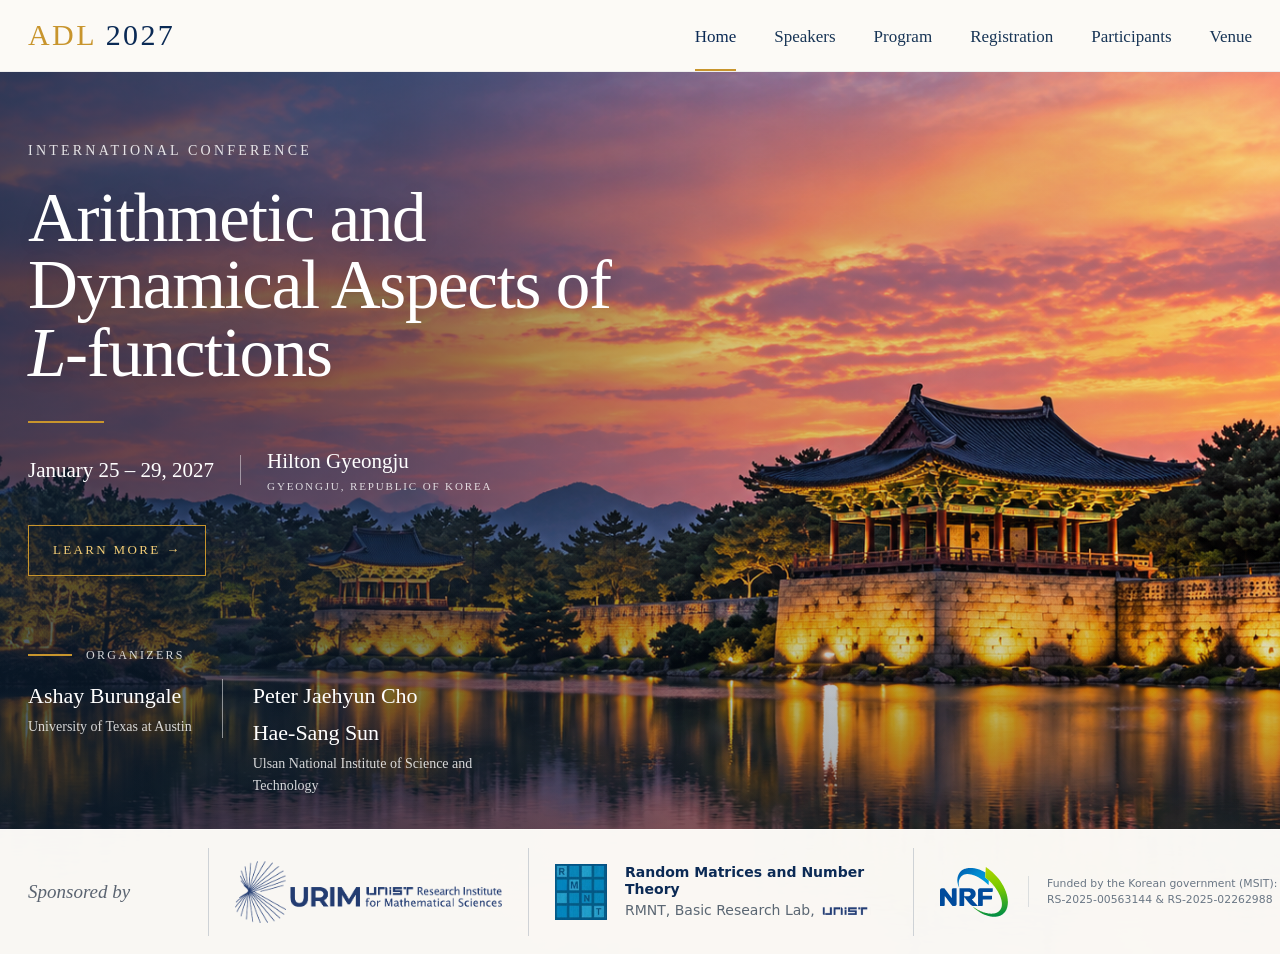
<file: index.html>
<!doctype html><html lang="en"><head><meta charset="utf-8"><meta name="viewport" content="width=device-width,initial-scale=1"><title>ADL 2027 — Arithmetic and Dynamical Aspects of L-functions</title><meta name="description" content="Arithmetic and Dynamical Aspects of L-functions, January 25–29, 2027, Hilton Gyeongju, Korea."><link rel="stylesheet" href="styles.css"></head><body>
<header class="site-header"><div class="nav-wrap"><a class="brand" href="index.html"><span class="gold">ADL</span> 2027</a><button class="menu-button" aria-label="Toggle menu">☰</button><nav class="nav"><a class="active" href="index.html">Home</a><a href="speakers.html">Speakers</a><a href="program.html">Program</a><a href="registration.html">Registration</a><a href="participants.html">Participants</a><a href="venue.html">Venue</a></nav></div></header>
<main class="hero">
  <div class="hero-content">
    <div class="eyebrow">International Conference</div>
    <h1>Arithmetic and<br>Dynamical Aspects of<br><em>L</em>-functions</h1>
    <div class="gold-rule"></div>
    <div class="hero-meta"><div>January 25 – 29, 2027</div><span class="sep"></span><div>Hilton Gyeongju<small>Gyeongju, Republic of Korea</small></div></div>
    <a class="hero-button" href="program.html">Learn more →</a>
    <div class="organizers"><div class="section-kicker">Organizers</div><div class="organizer-row"><div class="organizer"><div class="organizer-name">Ashay Burungale</div><div class="organizer-affil">University of Texas at Austin</div></div><div class="organizer"><div class="organizer-name">Peter Jaehyun Cho</div><div class="organizer-name">Hae-Sang Sun</div><div class="organizer-affil">Ulsan National Institute of Science and Technology</div></div></div></div>
  </div>
  <section class="support-strip" aria-label="Sponsored by">
    <div class="support-inner">
      <div class="support-title">Sponsored by</div>

      <div class="support-item urim">
        <img src="assets/urim_logo.png" alt="UNIST Research Institute for Mathematical Sciences (URIM)">
      </div>

      <div class="support-item rmnt">
        <img src="assets/rmnt_logo_only.png?v=4" alt="Random Matrices and Number Theory Basic Research Lab logo">
        <div class="support-copy">
          <strong>Random Matrices and Number Theory</strong>
          <span class="lab-affil">RMNT, Basic Research Lab, <img class="unist-wordmark-inline" src="assets/unist_wordmark.png?v=2" alt="UNIST"></span>
        </div>
      </div>

      <div class="support-item nrf">
        <img src="assets/nrf_logo_vector.svg?v=1" alt="National Research Foundation of Korea (NRF)">
        <div class="sponsor-note">Funded by the Korean government (MSIT):<br>RS-2025-00563144 &amp; RS-2025-02262988</div>
      </div>
    </div>
  </section>
</main>
<script src="script.js"></script></body></html>
</file>
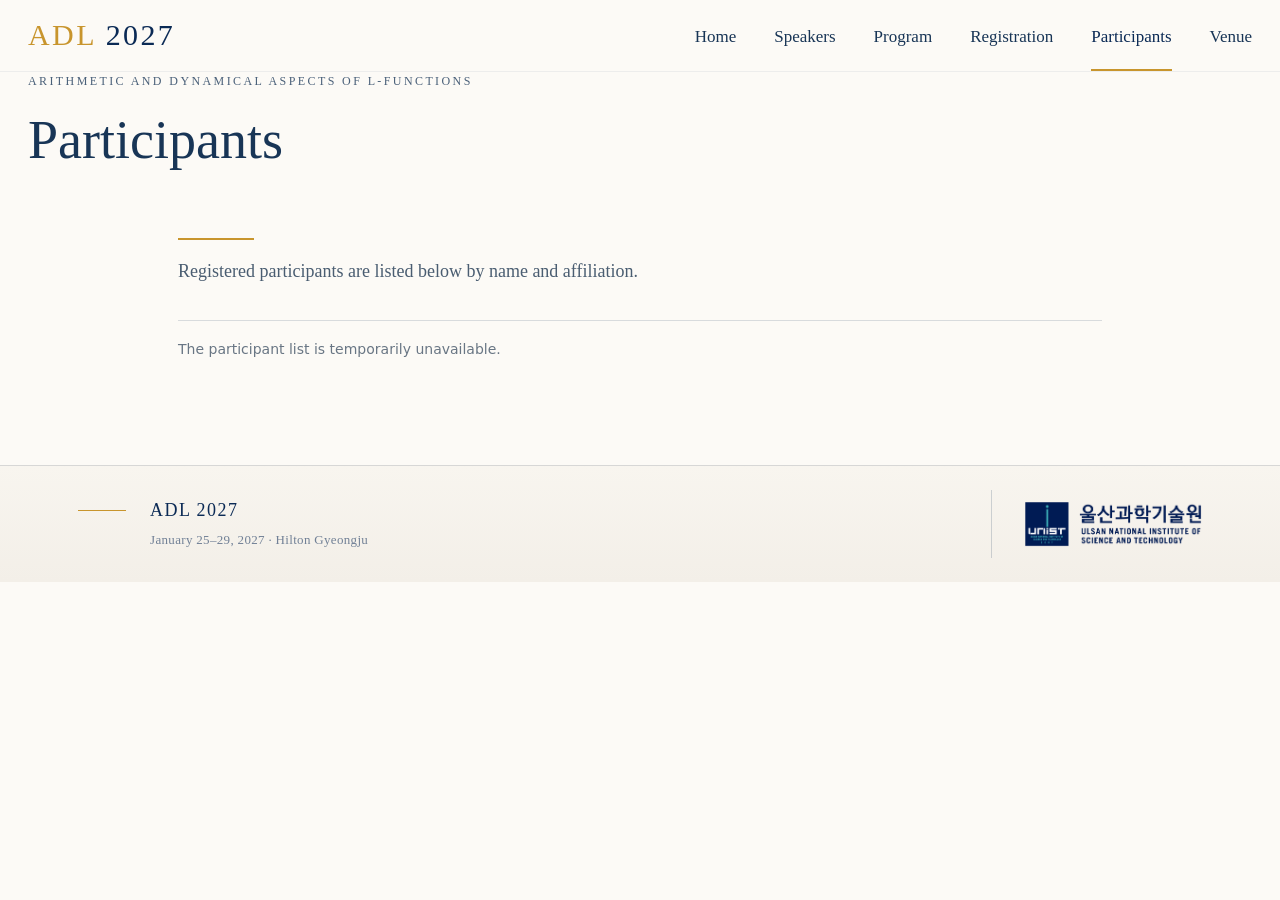
<file: participants.html>
<!doctype html><html lang="en" data-participants-api="https://adl2027-registration.vercel.app/api/participants"><head><meta charset="utf-8"><meta name="viewport" content="width=device-width,initial-scale=1"><title>Participants — ADL 2027</title><link rel="preconnect" href="https://adl2027-registration.vercel.app" crossorigin><link rel="stylesheet" href="styles.css"></head><body>
<header class="site-header"><div class="nav-wrap"><a class="brand" href="index.html"><span class="gold">ADL</span> 2027</a><button class="menu-button" aria-label="Toggle menu">☰</button><nav class="nav"><a href="index.html">Home</a><a href="speakers.html">Speakers</a><a href="program.html">Program</a><a href="registration.html">Registration</a><a class="active" href="participants.html">Participants</a><a href="venue.html">Venue</a></nav></div></header>
<section class="page-hero"><div class="page-hero-inner"><div class="brand-line">Arithmetic and Dynamical Aspects of L-functions</div><h1>Participants</h1></div></section>
<main class="main participants-main">
  <div class="title-block">
<div class="gold-rule"></div>
    <p class="intro">Registered participants are listed below by name and affiliation.</p>
  </div>
  <div id="participants-status" class="participants-status" role="status" aria-live="polite">Loading participant list…</div>
  <div id="participant-list" class="participant-list" hidden></div>
</main>
<footer class="simple-footer"><div class="simple-footer-inner"><div class="footer-copy"><span class="footer-title">ADL 2027</span><span class="footer-detail">January 25–29, 2027 · Hilton Gyeongju</span></div><div class="footer-logo-wrap"><img class="footer-unist-logo" src="assets/unist_log.png.png" alt="Ulsan National Institute of Science and Technology"></div></div></footer>
<script src="script.js"></script><script src="participants.js"></script></body></html>
</file>
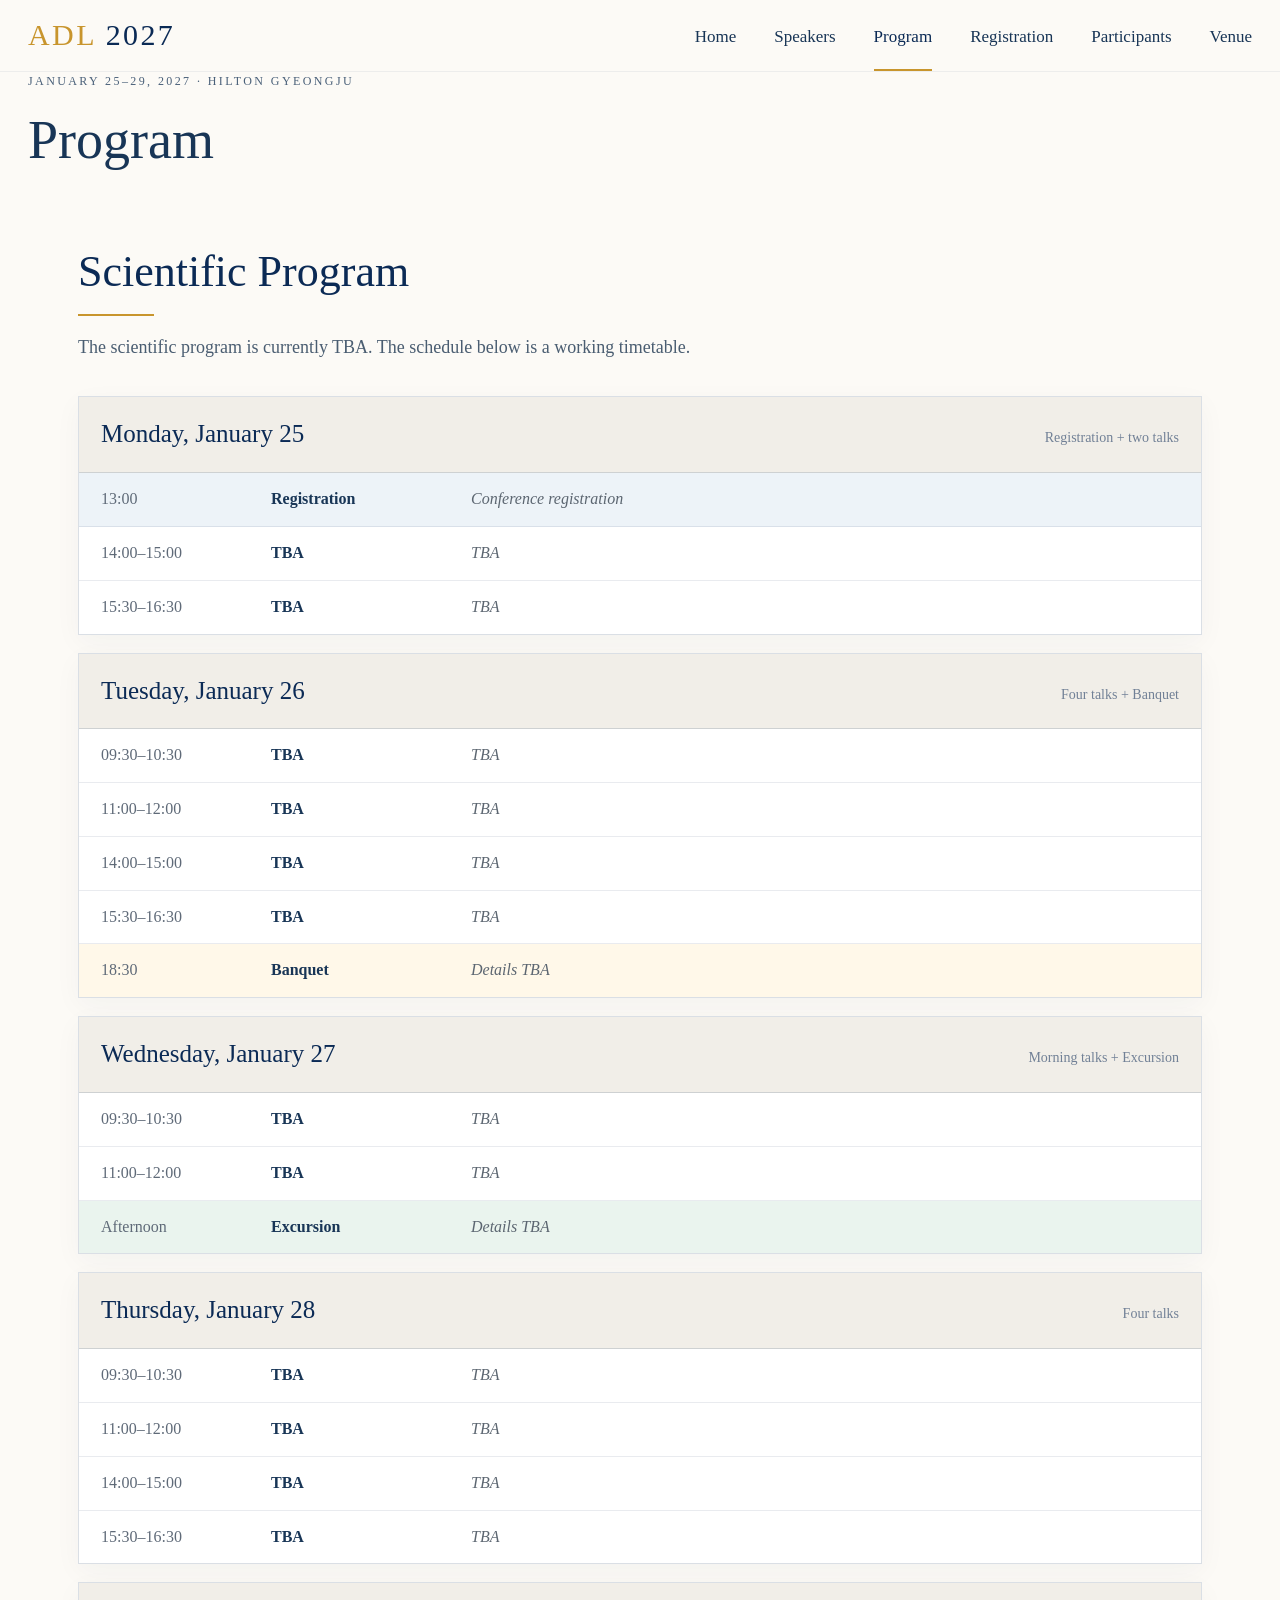
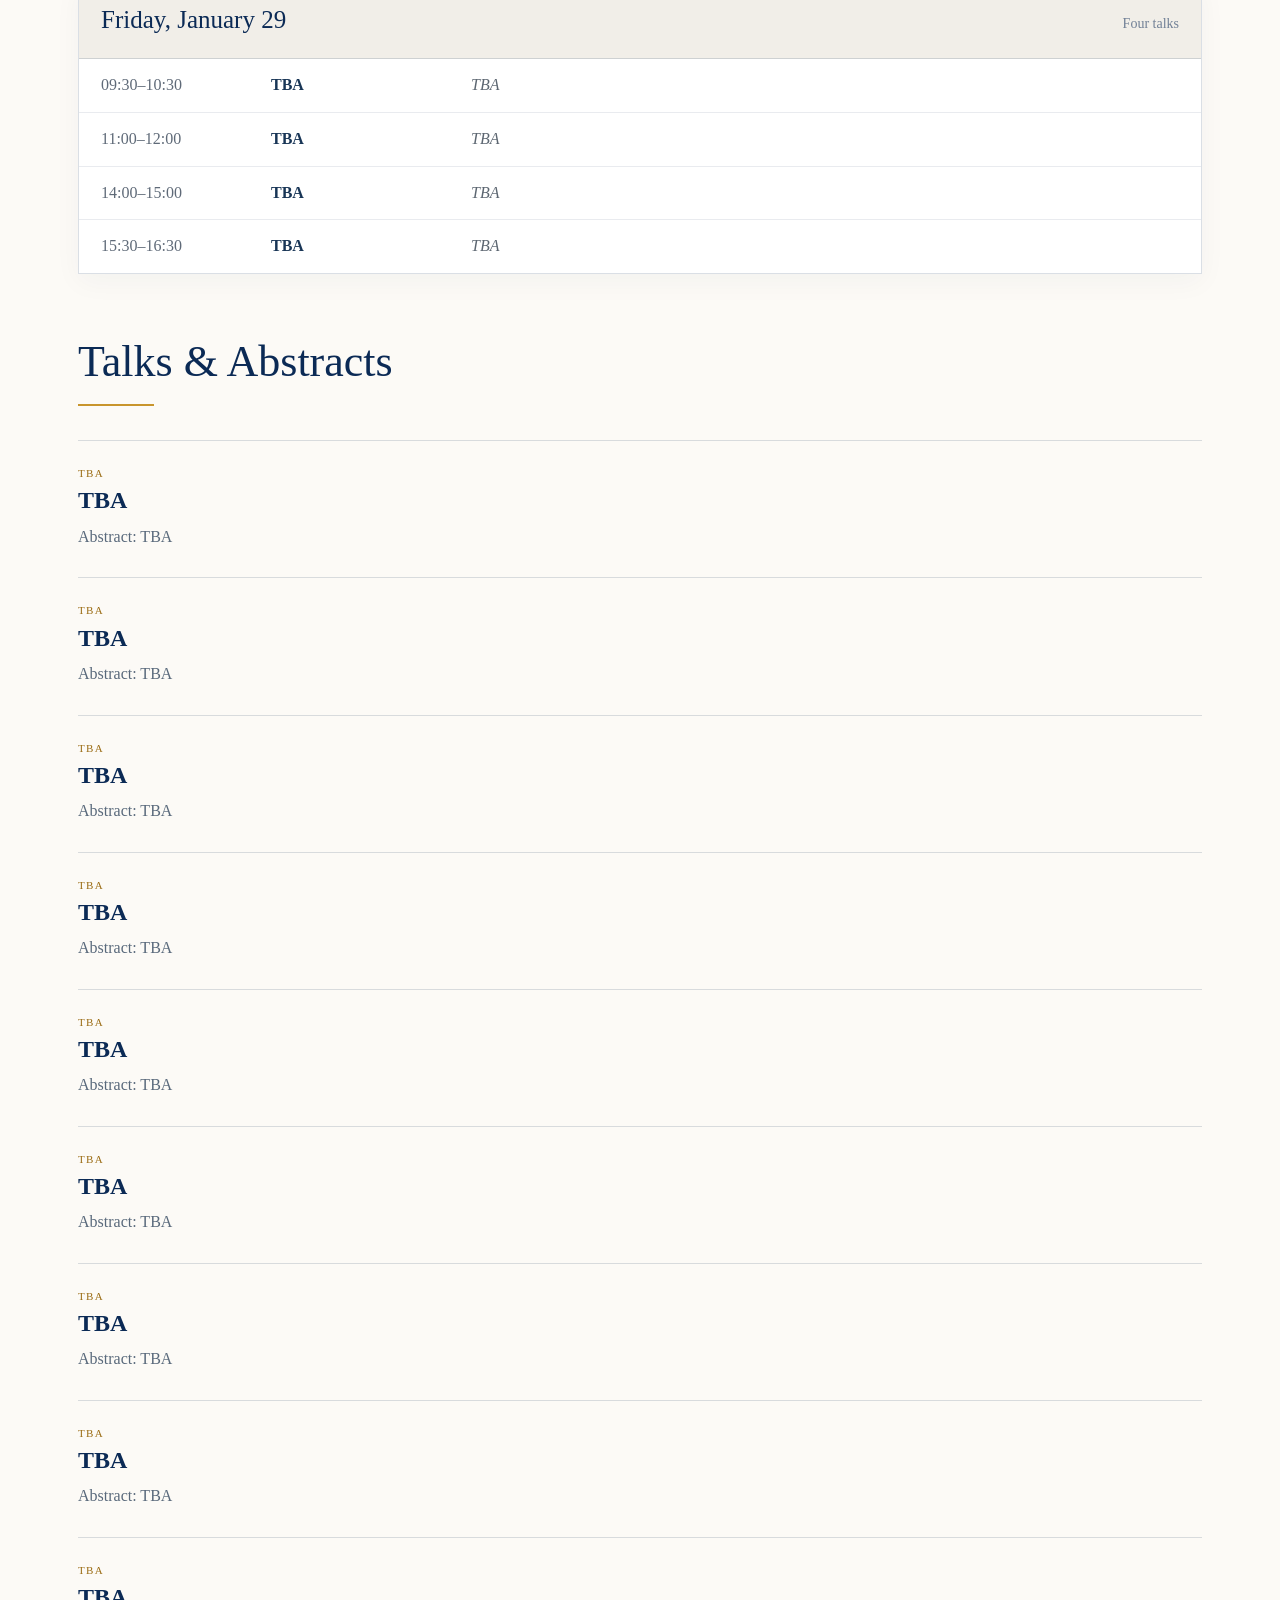
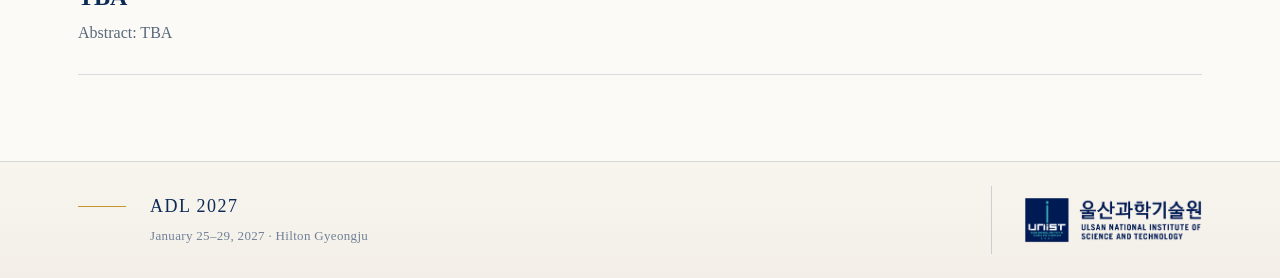
<file: program.html>
<!doctype html><html lang="en"><head><meta charset="utf-8"><meta name="viewport" content="width=device-width,initial-scale=1"><title>Program — ADL 2027</title><link rel="stylesheet" href="styles.css"></head><body>
<header class="site-header"><div class="nav-wrap"><a class="brand" href="index.html"><span class="gold">ADL</span> 2027</a><button class="menu-button" aria-label="Toggle menu">☰</button><nav class="nav"><a href="index.html">Home</a><a href="speakers.html">Speakers</a><a class="active" href="program.html">Program</a><a href="registration.html">Registration</a><a href="participants.html">Participants</a><a href="venue.html">Venue</a></nav></div></header>
<section class="page-hero"><div class="page-hero-inner"><div class="brand-line">January 25–29, 2027 · Hilton Gyeongju</div><h1>Program</h1></div></section>
<main class="main"><div class="title-block"><h2>Scientific Program</h2><div class="gold-rule"></div><p class="intro">The scientific program is currently TBA. The schedule below is a working timetable.</p></div>
<div class="schedule-days">
<section class="day-card"><div class="day-head"><h3>Monday, January 25</h3><span>Registration + two talks</span></div><div class="session special"><div class="time">13:00</div><div class="speaker">Registration</div><div class="title">Conference registration</div></div><div class="session"><div class="time">14:00–15:00</div><div class="speaker">TBA</div><div class="title">TBA</div></div><div class="session"><div class="time">15:30–16:30</div><div class="speaker">TBA</div><div class="title">TBA</div></div></section>
<section class="day-card"><div class="day-head"><h3>Tuesday, January 26</h3><span>Four talks + Banquet</span></div><div class="session"><div class="time">09:30–10:30</div><div class="speaker">TBA</div><div class="title">TBA</div></div><div class="session"><div class="time">11:00–12:00</div><div class="speaker">TBA</div><div class="title">TBA</div></div><div class="session"><div class="time">14:00–15:00</div><div class="speaker">TBA</div><div class="title">TBA</div></div><div class="session"><div class="time">15:30–16:30</div><div class="speaker">TBA</div><div class="title">TBA</div></div><div class="session banquet"><div class="time">18:30</div><div class="speaker">Banquet</div><div class="title">Details TBA</div></div></section>
<section class="day-card"><div class="day-head"><h3>Wednesday, January 27</h3><span>Morning talks + Excursion</span></div><div class="session"><div class="time">09:30–10:30</div><div class="speaker">TBA</div><div class="title">TBA</div></div><div class="session"><div class="time">11:00–12:00</div><div class="speaker">TBA</div><div class="title">TBA</div></div><div class="session excursion"><div class="time">Afternoon</div><div class="speaker">Excursion</div><div class="title">Details TBA</div></div></section>
<section class="day-card"><div class="day-head"><h3>Thursday, January 28</h3><span>Four talks</span></div><div class="session"><div class="time">09:30–10:30</div><div class="speaker">TBA</div><div class="title">TBA</div></div><div class="session"><div class="time">11:00–12:00</div><div class="speaker">TBA</div><div class="title">TBA</div></div><div class="session"><div class="time">14:00–15:00</div><div class="speaker">TBA</div><div class="title">TBA</div></div><div class="session"><div class="time">15:30–16:30</div><div class="speaker">TBA</div><div class="title">TBA</div></div></section>
<section class="day-card"><div class="day-head"><h3>Friday, January 29</h3><span>Four talks</span></div><div class="session"><div class="time">09:30–10:30</div><div class="speaker">TBA</div><div class="title">TBA</div></div><div class="session"><div class="time">11:00–12:00</div><div class="speaker">TBA</div><div class="title">TBA</div></div><div class="session"><div class="time">14:00–15:00</div><div class="speaker">TBA</div><div class="title">TBA</div></div><div class="session"><div class="time">15:30–16:30</div><div class="speaker">TBA</div><div class="title">TBA</div></div></section>
</div>
<section class="talk-list"><div class="title-block"><h2>Talks & Abstracts</h2><div class="gold-rule"></div></div>
<div class="talk-card"><div class="label">TBA</div><h3>TBA</h3><p>Abstract: TBA</p></div><div class="talk-card"><div class="label">TBA</div><h3>TBA</h3><p>Abstract: TBA</p></div><div class="talk-card"><div class="label">TBA</div><h3>TBA</h3><p>Abstract: TBA</p></div><div class="talk-card"><div class="label">TBA</div><h3>TBA</h3><p>Abstract: TBA</p></div><div class="talk-card"><div class="label">TBA</div><h3>TBA</h3><p>Abstract: TBA</p></div><div class="talk-card"><div class="label">TBA</div><h3>TBA</h3><p>Abstract: TBA</p></div><div class="talk-card"><div class="label">TBA</div><h3>TBA</h3><p>Abstract: TBA</p></div><div class="talk-card"><div class="label">TBA</div><h3>TBA</h3><p>Abstract: TBA</p></div><div class="talk-card"><div class="label">TBA</div><h3>TBA</h3><p>Abstract: TBA</p></div>
</section></main>
<footer class="simple-footer"><div class="simple-footer-inner"><div class="footer-copy"><span class="footer-title">ADL 2027</span><span class="footer-detail">January 25–29, 2027 · Hilton Gyeongju</span></div><div class="footer-logo-wrap"><img class="footer-unist-logo" src="assets/unist_log.png.png" alt="Ulsan National Institute of Science and Technology"></div></div></footer><script src="script.js"></script></body></html>
</file>
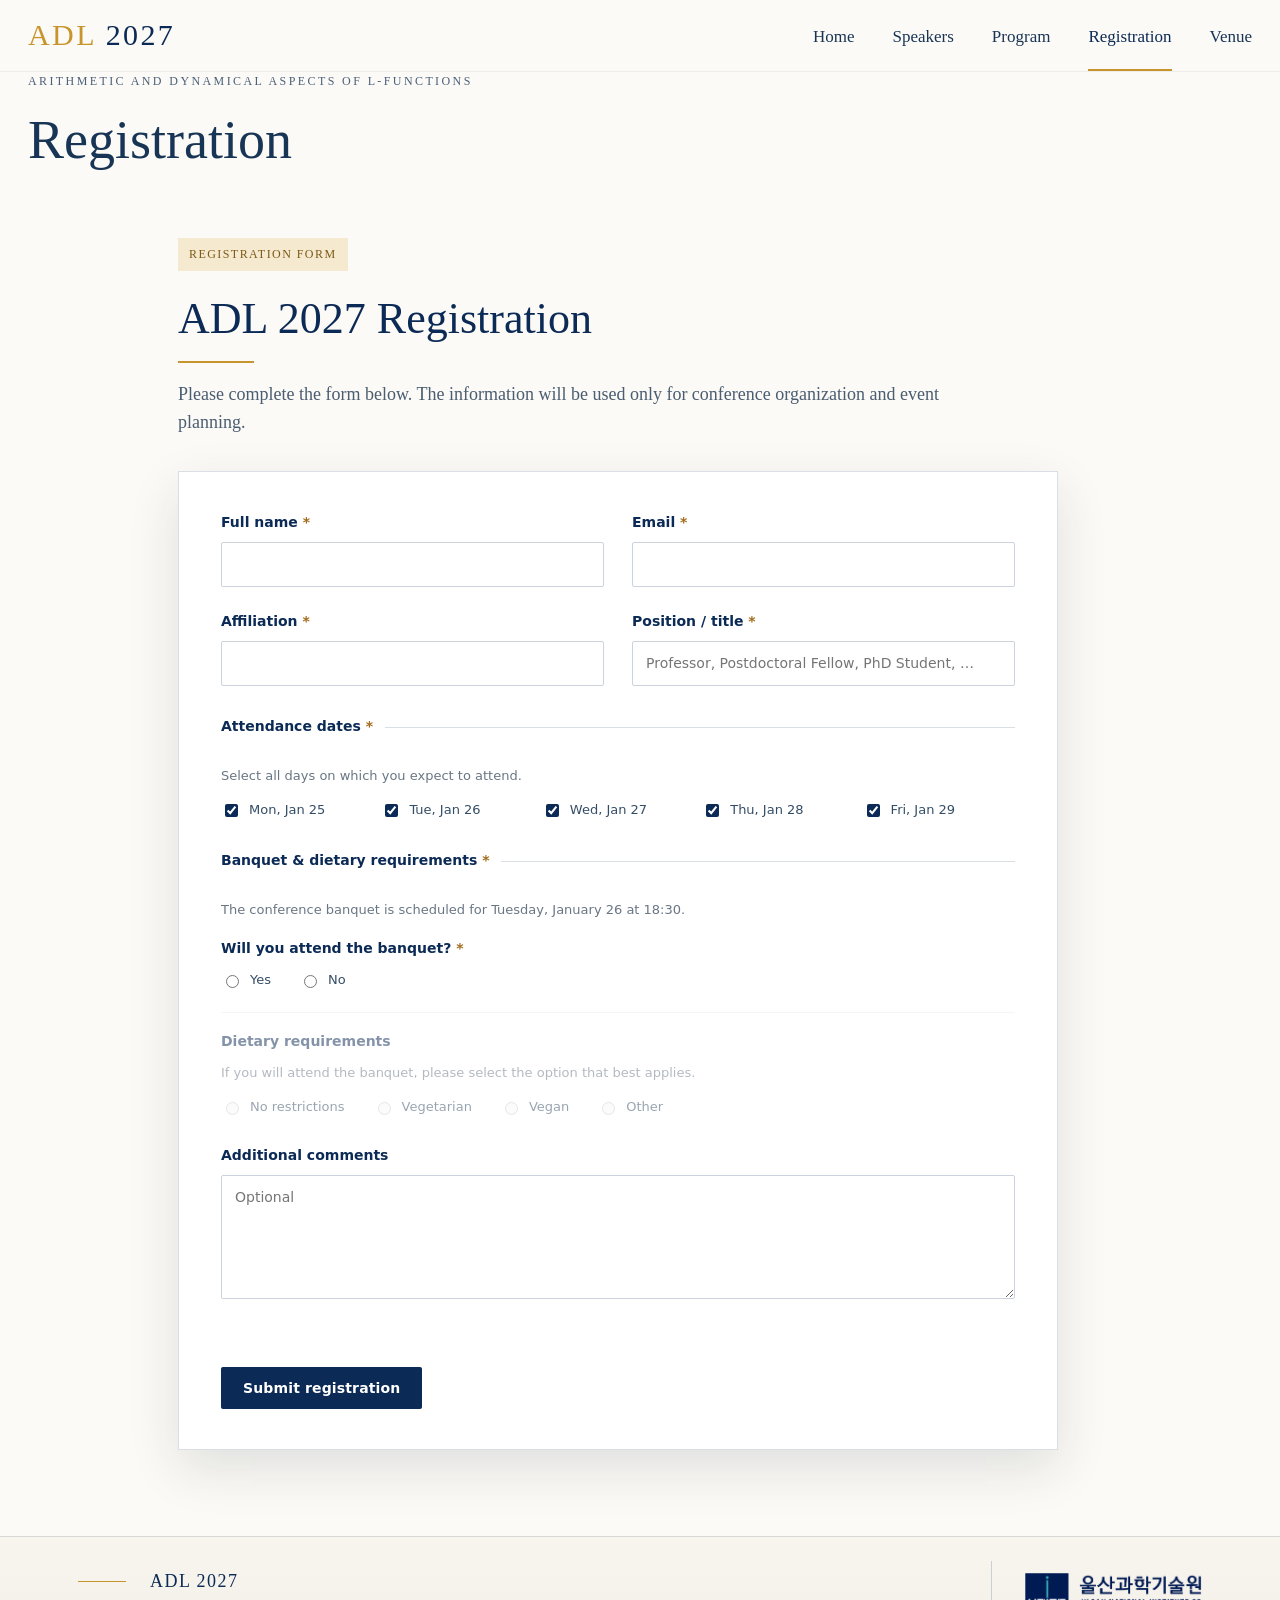
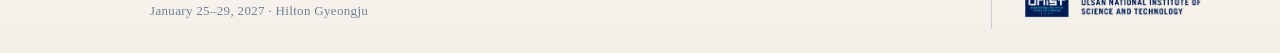
<file: registration-form.html>
<!doctype html><html lang="en" data-registration-api="https://adl2027-registration.vercel.app/api/register"><head><meta charset="utf-8"><meta name="viewport" content="width=device-width,initial-scale=1"><title>Registration — ADL 2027</title><link rel="stylesheet" href="styles.css"></head><body>
<header class="site-header"><div class="nav-wrap"><a class="brand" href="index.html"><span class="gold">ADL</span> 2027</a><button class="menu-button" aria-label="Toggle menu">☰</button><nav class="nav"><a href="index.html">Home</a><a href="speakers.html">Speakers</a><a href="program.html">Program</a><a class="active" href="registration.html">Registration</a><a href="venue.html">Venue</a></nav></div></header>
<section class="page-hero"><div class="page-hero-inner"><div class="brand-line">Arithmetic and Dynamical Aspects of L-functions</div><h1>Registration</h1></div></section>
<main class="main registration-main">
  <div class="title-block registration-heading">
    <span class="status registration-status">Registration form</span>
    <h2>ADL 2027 Registration</h2>
    <div class="gold-rule"></div>
    <p class="intro">Please complete the form below. The information will be used only for conference organization and event planning.</p>
  </div>

  <div class="registration-form-wrap">
    <form id="registration-form" class="registration-form" novalidate>
      <div class="form-grid">
        <label class="form-field">
          <span>Full name <em>*</em></span>
          <input type="text" name="name" autocomplete="name" maxlength="120" required>
        </label>

        <label class="form-field">
          <span>Email <em>*</em></span>
          <input type="email" name="email" autocomplete="email" maxlength="254" required>
        </label>

        <label class="form-field">
          <span>Affiliation <em>*</em></span>
          <input type="text" name="affiliation" maxlength="180" required>
        </label>

        <label class="form-field">
          <span>Position / title <em>*</em></span>
          <input type="text" name="position" maxlength="120" placeholder="Professor, Postdoctoral Fellow, PhD Student, …" required>
        </label>
      </div>

      <fieldset class="form-section">
        <legend>Attendance dates <em>*</em></legend>
        <p class="field-help">Select all days on which you expect to attend.</p>
        <div class="checkbox-grid">
          <label><input type="checkbox" name="attendance" value="Mon Jan 25" checked> <span>Mon, Jan 25</span></label>
          <label><input type="checkbox" name="attendance" value="Tue Jan 26" checked> <span>Tue, Jan 26</span></label>
          <label><input type="checkbox" name="attendance" value="Wed Jan 27" checked> <span>Wed, Jan 27</span></label>
          <label><input type="checkbox" name="attendance" value="Thu Jan 28" checked> <span>Thu, Jan 28</span></label>
          <label><input type="checkbox" name="attendance" value="Fri Jan 29" checked> <span>Fri, Jan 29</span></label>
        </div>
      </fieldset>

      <fieldset class="form-section">
        <legend>Banquet &amp; dietary requirements <em>*</em></legend>
        <p class="field-help">The conference banquet is scheduled for Tuesday, January 26 at 18:30.</p>

        <div class="form-subgroup">
          <div class="form-subgroup-title">Will you attend the banquet? <em>*</em></div>
          <div class="radio-row banquet-row">
            <label><input type="radio" name="banquet" value="Yes" required> <span>Yes</span></label>
            <label><input type="radio" name="banquet" value="No" required> <span>No</span></label>
          </div>
        </div>

        <div id="dietary-group" class="form-subgroup dietary-group is-disabled">
          <div class="form-subgroup-title">Dietary requirements</div>
          <p class="field-help">If you will attend the banquet, please select the option that best applies.</p>
          <div class="radio-row dietary-row">
            <label><input type="radio" name="dietary" value="No restrictions" disabled> <span>No restrictions</span></label>
            <label><input type="radio" name="dietary" value="Vegetarian" disabled> <span>Vegetarian</span></label>
            <label><input type="radio" name="dietary" value="Vegan" disabled> <span>Vegan</span></label>
            <label><input type="radio" name="dietary" value="Other" disabled> <span>Other</span></label>
          </div>
        </div>
      </fieldset>

      <label class="form-field form-field-full">
        <span>Additional comments</span>
        <textarea name="comments" rows="5" maxlength="1200" placeholder="Optional"></textarea>
      </label>

      <div class="honeypot" aria-hidden="true">
        <label>Website <input type="text" name="website" tabindex="-1" autocomplete="off"></label>
      </div>

      <div id="registration-message" class="registration-message" role="status" aria-live="polite"></div>
      <div class="form-actions">
        <button id="registration-submit" class="registration-submit" type="submit">Submit registration</button>
      </div>
    </form>

    <div id="registration-success" class="registration-success" hidden>
      <span class="status">Registration received</span>
      <h2>Thank you.</h2>
      <p>Your registration for ADL 2027 has been received.</p>
    </div>
  </div>
</main>
<footer class="simple-footer"><div class="simple-footer-inner"><div class="footer-copy"><span class="footer-title">ADL 2027</span><span class="footer-detail">January 25–29, 2027 · Hilton Gyeongju</span></div><div class="footer-logo-wrap"><img class="footer-unist-logo" src="assets/unist_log.png.png" alt="Ulsan National Institute of Science and Technology"></div></div></footer>
<script src="script.js"></script><script src="registration-form.js"></script></body></html>
</file>
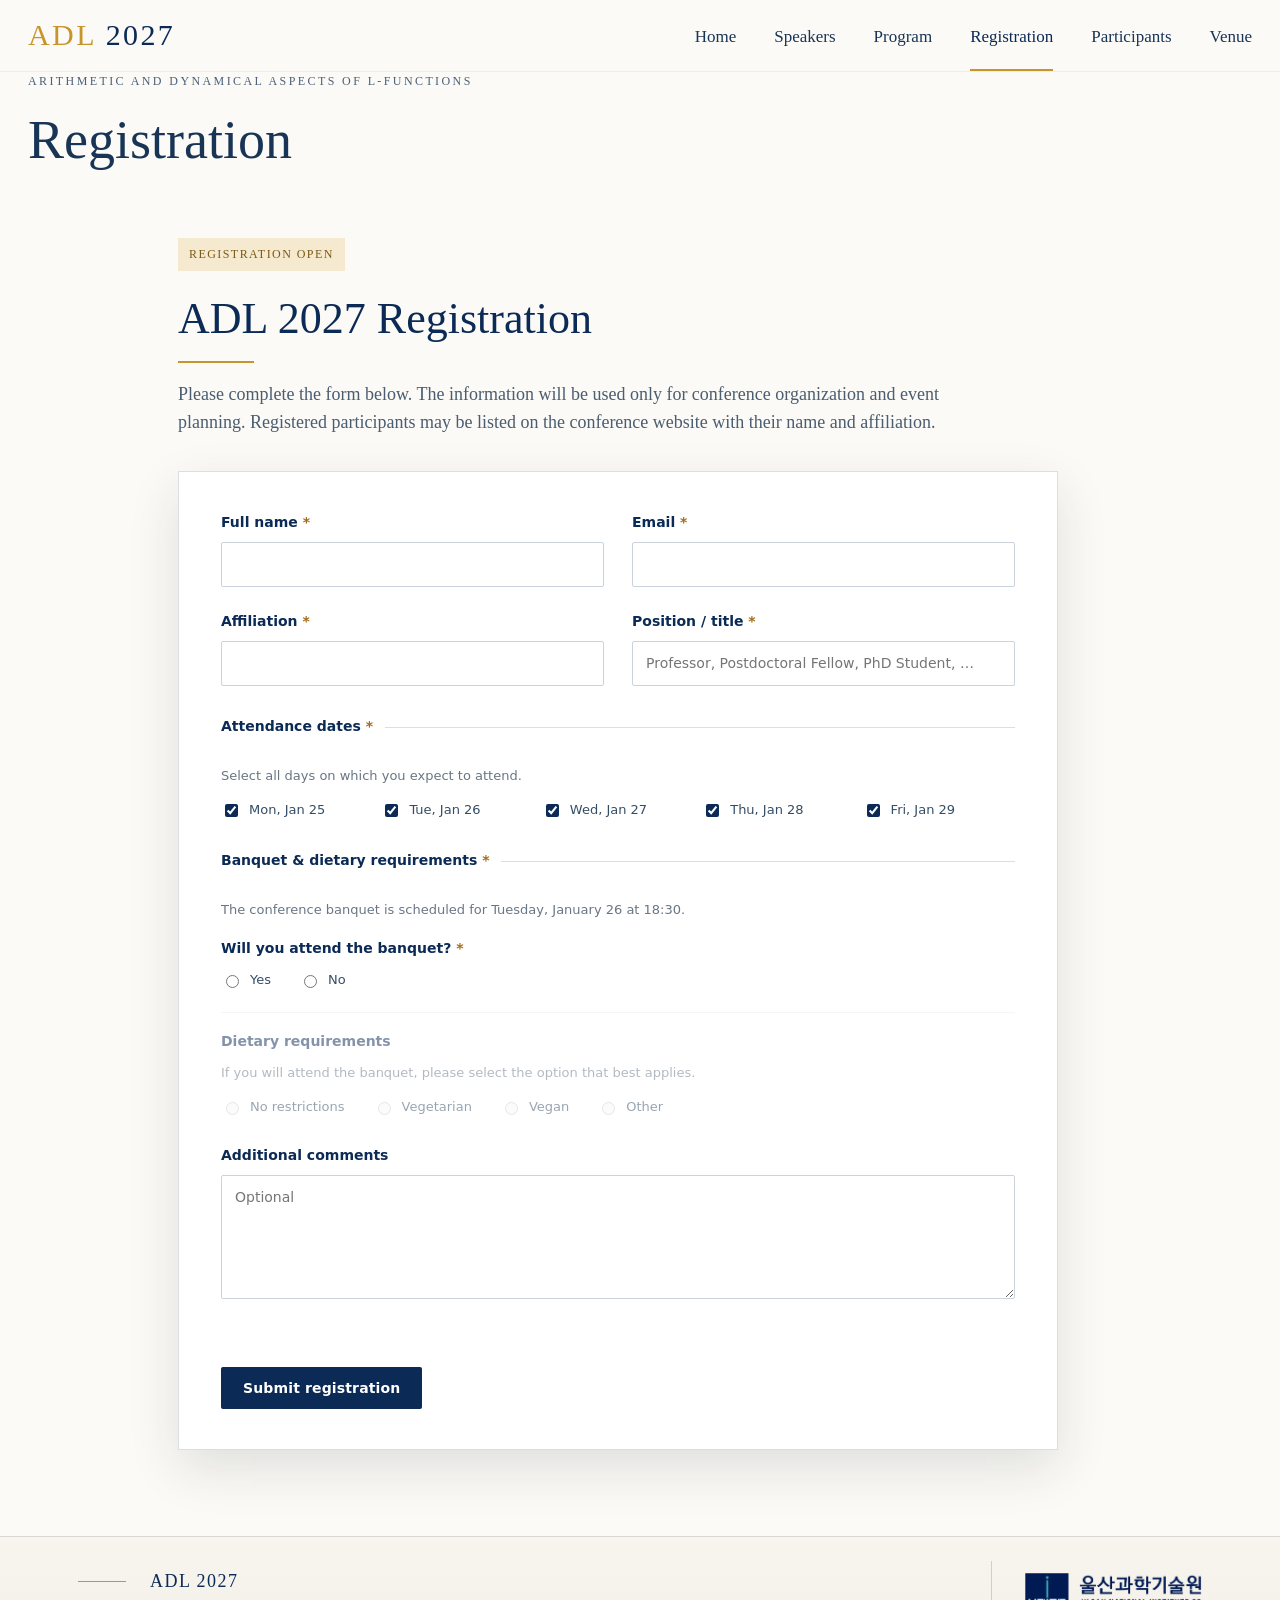
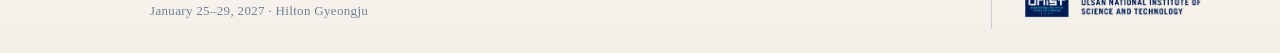
<file: registration.html>
<!doctype html><html lang="en" data-registration-api="https://adl2027-registration.vercel.app/api/register"><head><meta charset="utf-8"><meta name="viewport" content="width=device-width,initial-scale=1"><title>Registration — ADL 2027</title><link rel="stylesheet" href="styles.css"></head><body>
<header class="site-header"><div class="nav-wrap"><a class="brand" href="index.html"><span class="gold">ADL</span> 2027</a><button class="menu-button" aria-label="Toggle menu">☰</button><nav class="nav"><a href="index.html">Home</a><a href="speakers.html">Speakers</a><a href="program.html">Program</a><a class="active" href="registration.html">Registration</a><a href="participants.html">Participants</a><a href="venue.html">Venue</a></nav></div></header>
<section class="page-hero"><div class="page-hero-inner"><div class="brand-line">Arithmetic and Dynamical Aspects of L-functions</div><h1>Registration</h1></div></section>
<main class="main registration-main">
  <div class="title-block registration-heading">
    <span class="status registration-status">Registration open</span>
    <h2>ADL 2027 Registration</h2>
    <div class="gold-rule"></div>
    <p class="intro">Please complete the form below. The information will be used only for conference organization and event planning. Registered participants may be listed on the conference website with their name and affiliation.</p>
  </div>

  <div class="registration-form-wrap">
    <form id="registration-form" class="registration-form" novalidate>
      <div class="form-grid">
        <label class="form-field">
          <span>Full name <em>*</em></span>
          <input type="text" name="name" autocomplete="name" maxlength="120" required>
        </label>

        <label class="form-field">
          <span>Email <em>*</em></span>
          <input type="email" name="email" autocomplete="email" maxlength="254" required>
        </label>

        <label class="form-field">
          <span>Affiliation <em>*</em></span>
          <input type="text" name="affiliation" maxlength="180" required>
        </label>

        <label class="form-field">
          <span>Position / title <em>*</em></span>
          <input type="text" name="position" maxlength="120" placeholder="Professor, Postdoctoral Fellow, PhD Student, …" required>
        </label>
      </div>

      <fieldset class="form-section">
        <legend>Attendance dates <em>*</em></legend>
        <p class="field-help">Select all days on which you expect to attend.</p>
        <div class="checkbox-grid">
          <label><input type="checkbox" name="attendance" value="Mon Jan 25" checked> <span>Mon, Jan 25</span></label>
          <label><input type="checkbox" name="attendance" value="Tue Jan 26" checked> <span>Tue, Jan 26</span></label>
          <label><input type="checkbox" name="attendance" value="Wed Jan 27" checked> <span>Wed, Jan 27</span></label>
          <label><input type="checkbox" name="attendance" value="Thu Jan 28" checked> <span>Thu, Jan 28</span></label>
          <label><input type="checkbox" name="attendance" value="Fri Jan 29" checked> <span>Fri, Jan 29</span></label>
        </div>
      </fieldset>

      <fieldset class="form-section">
        <legend>Banquet &amp; dietary requirements <em>*</em></legend>
        <p class="field-help">The conference banquet is scheduled for Tuesday, January 26 at 18:30.</p>

        <div class="form-subgroup">
          <div class="form-subgroup-title">Will you attend the banquet? <em>*</em></div>
          <div class="radio-row banquet-row">
            <label><input type="radio" name="banquet" value="Yes" required> <span>Yes</span></label>
            <label><input type="radio" name="banquet" value="No" required> <span>No</span></label>
          </div>
        </div>

        <div id="dietary-group" class="form-subgroup dietary-group is-disabled">
          <div class="form-subgroup-title">Dietary requirements</div>
          <p class="field-help">If you will attend the banquet, please select the option that best applies.</p>
          <div class="radio-row dietary-row">
            <label><input type="radio" name="dietary" value="No restrictions" disabled> <span>No restrictions</span></label>
            <label><input type="radio" name="dietary" value="Vegetarian" disabled> <span>Vegetarian</span></label>
            <label><input type="radio" name="dietary" value="Vegan" disabled> <span>Vegan</span></label>
            <label><input type="radio" name="dietary" value="Other" disabled> <span>Other</span></label>
          </div>
        </div>
      </fieldset>

      <label class="form-field form-field-full">
        <span>Additional comments</span>
        <textarea name="comments" rows="5" maxlength="1200" placeholder="Optional"></textarea>
      </label>

      <div class="honeypot" aria-hidden="true">
        <label>Website <input type="text" name="website" tabindex="-1" autocomplete="off"></label>
      </div>

      <div id="registration-message" class="registration-message" role="status" aria-live="polite"></div>
      <div class="form-actions">
        <button id="registration-submit" class="registration-submit" type="submit">Submit registration</button>
      </div>
    </form>

    <div id="registration-success" class="registration-success" hidden>
      <span class="status">Registration received</span>
      <h2>Thank you.</h2>
      <p>Your registration for ADL 2027 has been received.</p>
    </div>
  </div>
</main>
<footer class="simple-footer"><div class="simple-footer-inner"><div class="footer-copy"><span class="footer-title">ADL 2027</span><span class="footer-detail">January 25–29, 2027 · Hilton Gyeongju</span></div><div class="footer-logo-wrap"><img class="footer-unist-logo" src="assets/unist_log.png.png" alt="Ulsan National Institute of Science and Technology"></div></div></footer>
<script src="script.js"></script><script src="registration-form.js"></script></body></html>
</file>
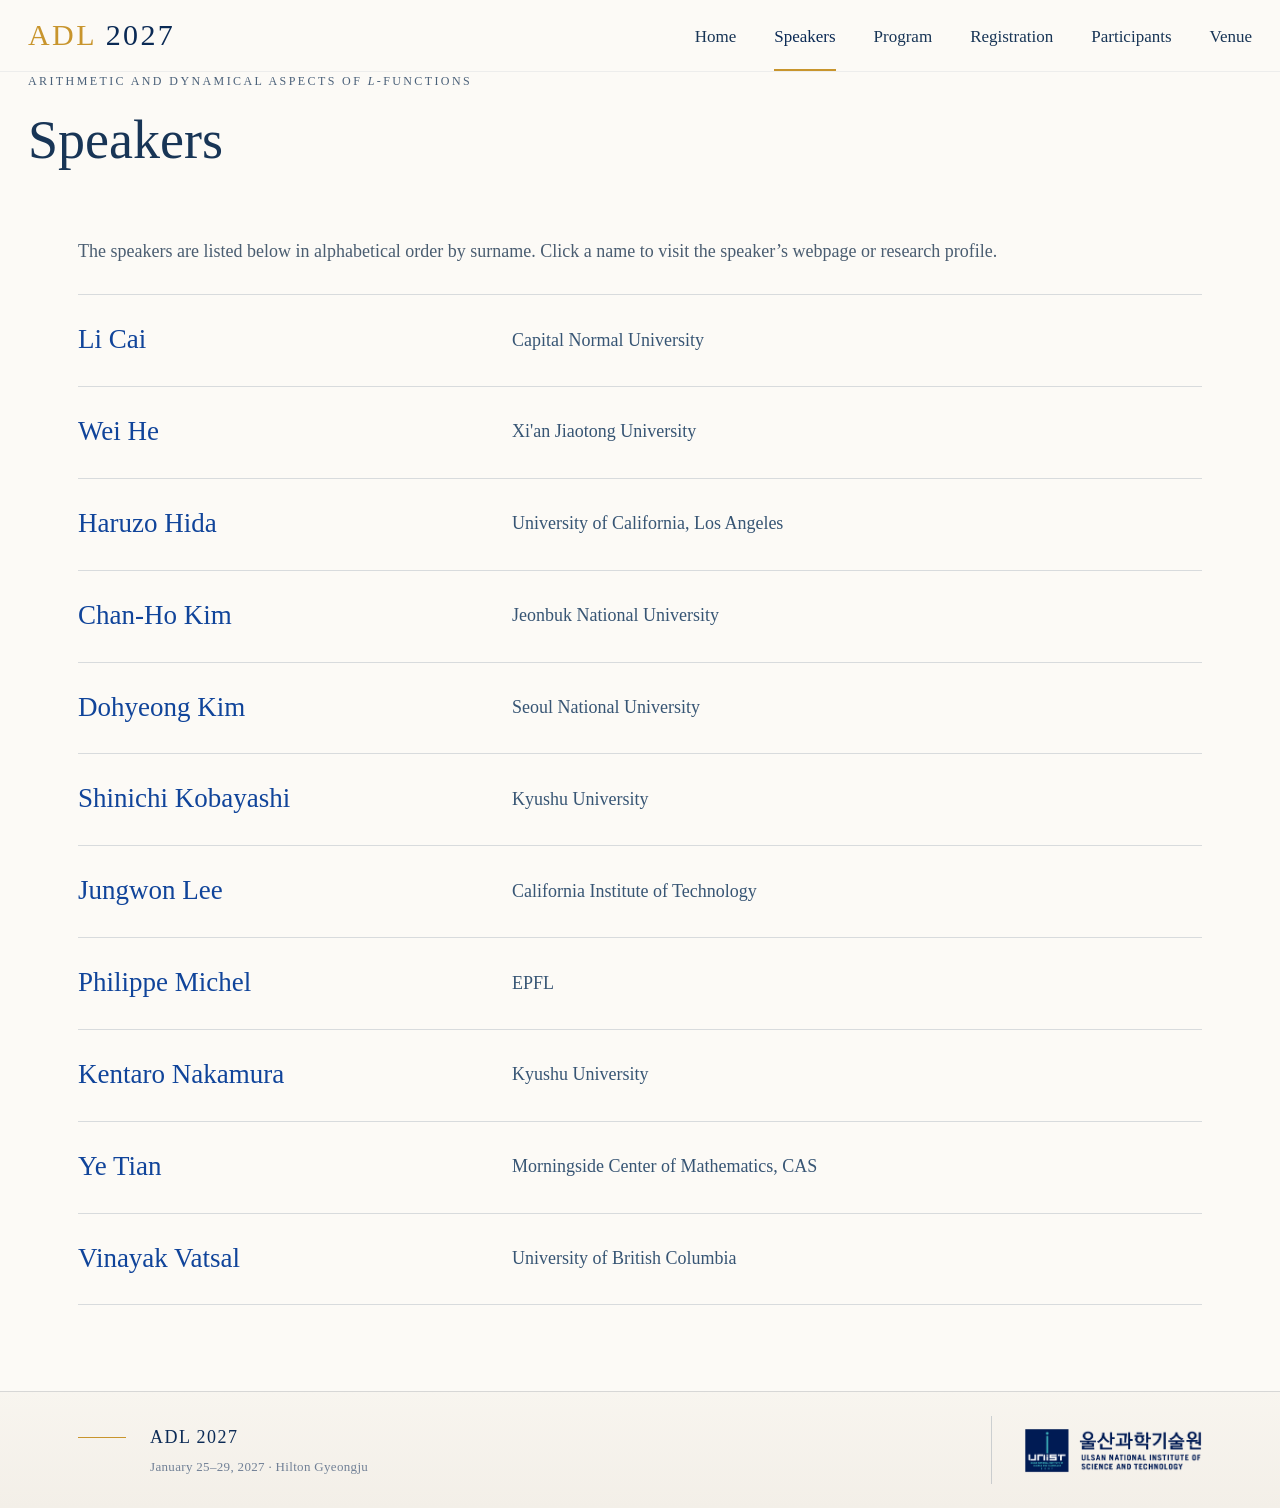
<file: speakers.html>
<!doctype html><html lang="en"><head><meta charset="utf-8"><meta name="viewport" content="width=device-width,initial-scale=1"><title>Speakers — ADL 2027</title><link rel="stylesheet" href="styles.css"></head><body>
<header class="site-header"><div class="nav-wrap"><a class="brand" href="index.html"><span class="gold">ADL</span> 2027</a><button class="menu-button" aria-label="Toggle menu">☰</button><nav class="nav"><a href="index.html">Home</a><a class="active" href="speakers.html">Speakers</a><a href="program.html">Program</a><a href="registration.html">Registration</a><a href="participants.html">Participants</a><a href="venue.html">Venue</a></nav></div></header>
<section class="page-hero"><div class="page-hero-inner"><div class="brand-line">Arithmetic and Dynamical Aspects of <em>L</em>-functions</div><h1>Speakers</h1></div></section>
<main class="main"><p class="intro">The speakers are listed below in alphabetical order by surname. Click a name to visit the speaker’s webpage or research profile.</p>
<div class="speaker-list">
<div class="speaker-row"><div class="speaker-name"><a href="https://ams.cnu.edu.cn/english/People/Faculty/ed036a06808940889455279e07fd87ed.htm" target="_blank" rel="noopener">Li Cai</a></div><div class="affiliation">Capital Normal University</div></div>
<div class="speaker-row"><div class="speaker-name"><a href="https://heweimath.github.io/" target="_blank" rel="noopener">Wei He</a></div><div class="affiliation">Xi'an Jiaotong University</div></div>
<div class="speaker-row"><div class="speaker-name"><a href="https://www.math.ucla.edu/~hida/" target="_blank" rel="noopener">Haruzo Hida</a></div><div class="affiliation">University of California, Los Angeles</div></div>
<div class="speaker-row"><div class="speaker-name"><a href="https://caya.byus.net/" target="_blank" rel="noopener">Chan-Ho Kim</a></div><div class="affiliation">Jeonbuk National University</div></div>
<div class="speaker-row"><div class="speaker-name"><a href="https://www.math.snu.ac.kr/~dohyeongkim/" target="_blank" rel="noopener">Dohyeong Kim</a></div><div class="affiliation">Seoul National University</div></div>
<div class="speaker-row"><div class="speaker-name"><a href="https://sites.google.com/view/shinichikobayashi" target="_blank" rel="noopener">Shinichi Kobayashi</a></div><div class="affiliation">Kyushu University</div></div>
<div class="speaker-row"><div class="speaker-name"><a href="https://jungwon.perso.math.cnrs.fr/" target="_blank" rel="noopener">Jungwon Lee</a></div><div class="affiliation">California Institute of Technology</div></div>
<div class="speaker-row"><div class="speaker-name"><a href="https://people.epfl.ch/philippe.michel?lang=en" target="_blank" rel="noopener">Philippe Michel</a></div><div class="affiliation">EPFL</div></div>
<div class="speaker-row"><div class="speaker-name"><a href="https://hyoka.ofc.kyushu-u.ac.jp/html/100025855_en.html" target="_blank" rel="noopener">Kentaro Nakamura</a></div><div class="affiliation">Kyushu University</div></div>
<div class="speaker-row"><div class="speaker-name"><a href="https://www.mcm.ac.cn/people/members/yt/202601/t20260122_1146385.html" target="_blank" rel="noopener">Ye Tian</a></div><div class="affiliation">Morningside Center of Mathematics, CAS</div></div>
<div class="speaker-row"><div class="speaker-name"><a href="https://personal.math.ubc.ca/~vatsal/" target="_blank" rel="noopener">Vinayak Vatsal</a></div><div class="affiliation">University of British Columbia</div></div>
</div></main>
<footer class="simple-footer"><div class="simple-footer-inner"><div class="footer-copy"><span class="footer-title">ADL 2027</span><span class="footer-detail">January 25–29, 2027 · Hilton Gyeongju</span></div><div class="footer-logo-wrap"><img class="footer-unist-logo" src="assets/unist_log.png.png" alt="Ulsan National Institute of Science and Technology"></div></div></footer><script src="script.js"></script></body></html>
</file>
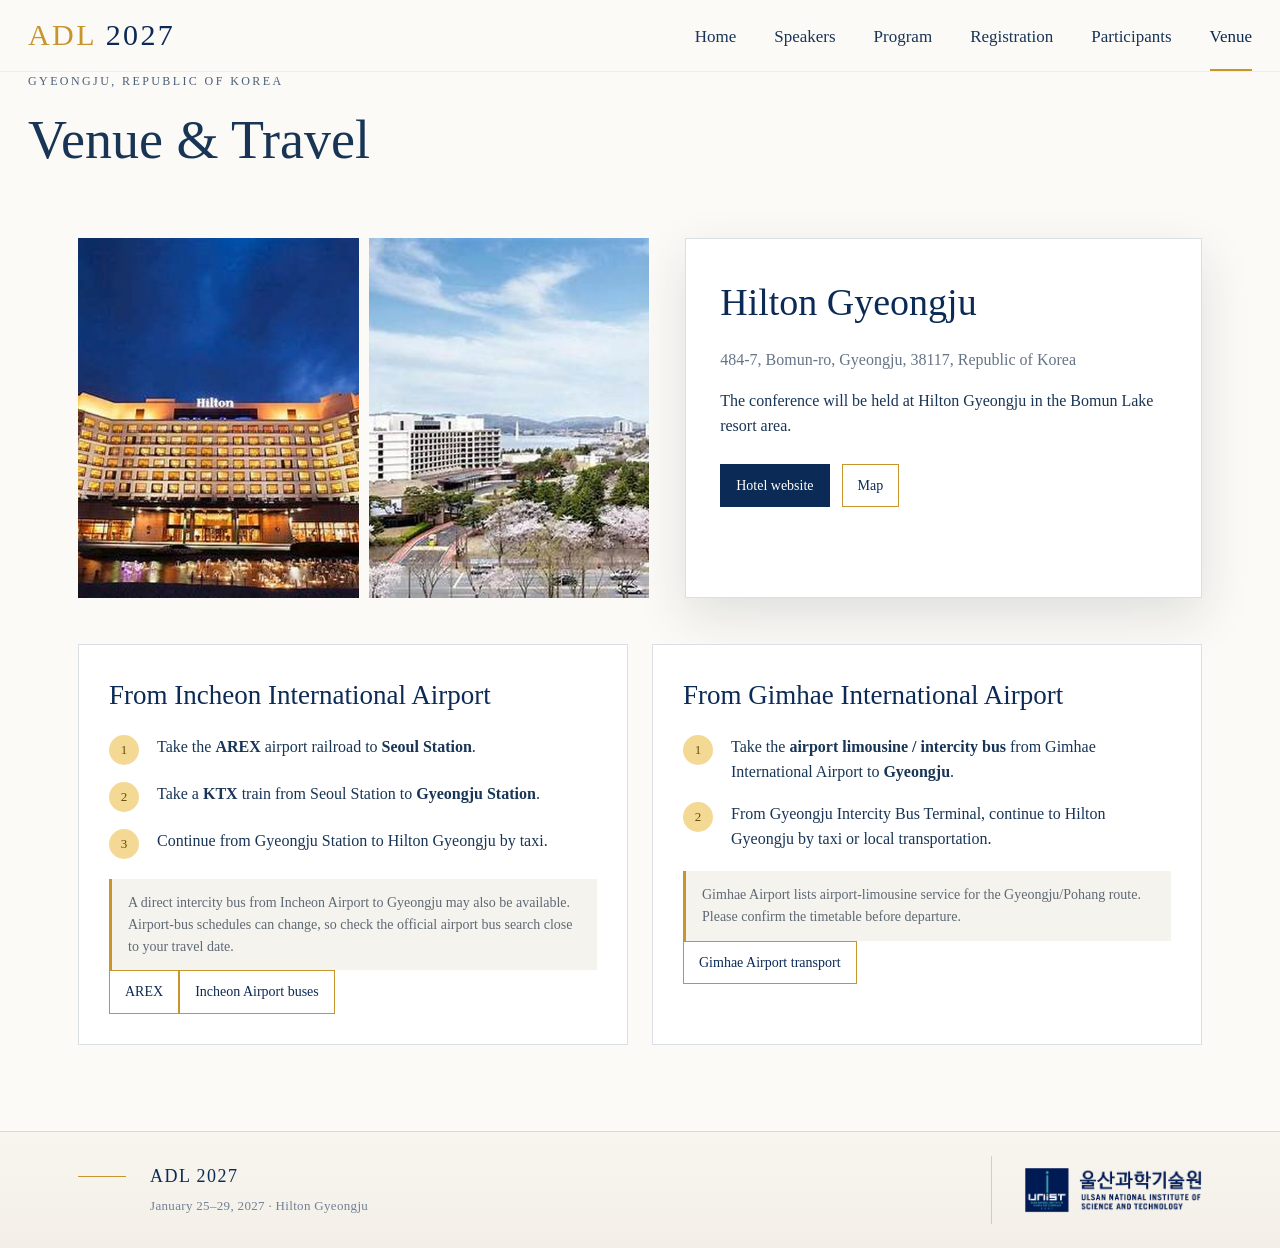
<file: venue.html>
<!doctype html><html lang="en"><head><meta charset="utf-8"><meta name="viewport" content="width=device-width,initial-scale=1"><title>Venue — ADL 2027</title><link rel="stylesheet" href="styles.css"></head><body>
<header class="site-header"><div class="nav-wrap"><a class="brand" href="index.html"><span class="gold">ADL</span> 2027</a><button class="menu-button" aria-label="Toggle menu">☰</button><nav class="nav"><a href="index.html">Home</a><a href="speakers.html">Speakers</a><a href="program.html">Program</a><a href="registration.html">Registration</a><a href="participants.html">Participants</a><a class="active" href="venue.html">Venue</a></nav></div></header>
<section class="page-hero"><div class="page-hero-inner"><div class="brand-line">Gyeongju, Republic of Korea</div><h1>Venue & Travel</h1></div></section>
<main class="main">
<div class="venue-grid"><div class="venue-photos"><img src="assets/hilton_night.jpg" alt="Hilton Gyeongju exterior at night"><img src="assets/hilton_day.jpg" alt="Hilton Gyeongju and Bomun Lake"></div><div class="venue-card"><h2>Hilton Gyeongju</h2><p class="address">484-7, Bomun-ro, Gyeongju, 38117, Republic of Korea</p><p>The conference will be held at Hilton Gyeongju in the Bomun Lake resort area.</p><div class="button-row"><a class="btn primary" href="https://www.hilton.com/en/hotels/kyohitw-hilton-gyeongju/" target="_blank" rel="noopener">Hotel website</a><a class="btn" href="https://www.google.com/maps/search/?api=1&query=Hilton+Gyeongju" target="_blank" rel="noopener">Map</a></div></div></div>
<div class="travel-grid"><section class="travel-card"><h3>From Incheon International Airport</h3><div class="route"><div class="route-num">1</div><div>Take the <strong>AREX</strong> airport railroad to <strong>Seoul Station</strong>.</div></div><div class="route"><div class="route-num">2</div><div>Take a <strong>KTX</strong> train from Seoul Station to <strong>Gyeongju Station</strong>.</div></div><div class="route"><div class="route-num">3</div><div>Continue from Gyeongju Station to Hilton Gyeongju by taxi.</div></div><div class="note">A direct intercity bus from Incheon Airport to Gyeongju may also be available. Airport-bus schedules can change, so check the official airport bus search close to your travel date.</div><div class="button-row"><a class="btn" href="https://www.arex.or.kr/main.do?langCd=en" target="_blank" rel="noopener">AREX</a><a class="btn" href="https://www.airport.kr/ap_en/1504/subview.do" target="_blank" rel="noopener">Incheon Airport buses</a></div></section>
<section class="travel-card"><h3>From Gimhae International Airport</h3><div class="route"><div class="route-num">1</div><div>Take the <strong>airport limousine / intercity bus</strong> from Gimhae International Airport to <strong>Gyeongju</strong>.</div></div><div class="route"><div class="route-num">2</div><div>From Gyeongju Intercity Bus Terminal, continue to Hilton Gyeongju by taxi or local transportation.</div></div><div class="note">Gimhae Airport lists airport-limousine service for the Gyeongju/Pohang route. Please confirm the timetable before departure.</div><div class="button-row"><a class="btn" href="https://www.airport.co.kr/gimhae/cms/frCon/index.do?MENU_ID=310" target="_blank" rel="noopener">Gimhae Airport transport</a></div></section></div>
</main>
<footer class="simple-footer"><div class="simple-footer-inner"><div class="footer-copy"><span class="footer-title">ADL 2027</span><span class="footer-detail">January 25–29, 2027 · Hilton Gyeongju</span></div><div class="footer-logo-wrap"><img class="footer-unist-logo" src="assets/unist_log.png.png" alt="Ulsan National Institute of Science and Technology"></div></div></footer><script src="script.js"></script></body></html>
</file>
<file: styles.css>
:root {
  --navy: #0b2a55;
  --navy-2: #163c68;
  --ink: #183556;
  --gold: #c8952d;
  --cream: #f8f5ef;
  --paper: #fcfaf6;
  --line: rgba(11,42,85,.15);
  --muted: #6e7682;
  --white: #ffffff;
  --shadow: 0 18px 48px rgba(12,30,50,.12);
}
*{box-sizing:border-box}
html{scroll-behavior:smooth}
body{margin:0;background:var(--paper);color:var(--ink);font-family:Georgia,'Times New Roman',serif;line-height:1.55}
a{color:inherit}
img{max-width:100%;display:block}
.site-header{height:72px;background:rgba(252,250,246,.97);border-bottom:1px solid rgba(11,42,85,.06);position:sticky;top:0;z-index:50;backdrop-filter:blur(8px)}
.nav-wrap{max-width:1280px;height:100%;margin:auto;padding:0 28px;display:flex;align-items:center;justify-content:space-between;gap:28px}
.brand{text-decoration:none;color:var(--navy);font-size:30px;letter-spacing:.08em;white-space:nowrap}
.brand .gold{color:var(--gold)}
.nav{display:flex;align-items:center;gap:38px}
.nav a{text-decoration:none;font-size:17px;padding:24px 0 18px;border-bottom:2px solid transparent}
.nav a:hover,.nav a.active{color:var(--navy);border-bottom-color:var(--gold)}
.menu-button{display:none;border:0;background:none;font-size:28px;color:var(--navy);cursor:pointer}
.hero{min-height:calc(100vh - 72px);position:relative;color:white;background-color:#23364c;background-image:linear-gradient(90deg,rgba(13,33,55,.68) 0%,rgba(13,33,55,.46) 32%,rgba(13,33,55,.16) 58%,rgba(0,0,0,.02) 100%),url('assets/hero.jpg');background-repeat:no-repeat;background-size:cover;background-position:center 56%;display:flex;flex-direction:column;justify-content:space-between;overflow:hidden}
.hero:after{content:"";position:absolute;inset:0;background:linear-gradient(0deg,rgba(4,16,30,.42),transparent 48%);pointer-events:none}
.hero-content{position:relative;z-index:2;max-width:1280px;width:100%;margin:0 auto;padding:68px 28px 32px}
.eyebrow{text-transform:uppercase;letter-spacing:.23em;font-size:14px;color:rgba(255,255,255,.85)}
.hero h1{font-size:clamp(48px,5.4vw,80px);line-height:.98;font-weight:400;margin:22px 0 34px;max-width:760px;letter-spacing:-.02em;text-shadow:0 2px 18px rgba(0,0,0,.12)}
.hero h1 em{font-style:italic}
.gold-rule{width:76px;height:2px;background:var(--gold);margin:0 0 22px}
.hero-meta{display:flex;gap:26px;align-items:center;flex-wrap:wrap;font-size:21px}
.hero-meta .sep{width:1px;height:30px;background:rgba(255,255,255,.45)}
.hero-meta small{display:block;text-transform:uppercase;letter-spacing:.17em;font-size:11px;margin-top:1px;color:rgba(255,255,255,.8)}
.hero-button{display:inline-block;margin-top:30px;border:1px solid var(--gold);padding:14px 24px;text-decoration:none;text-transform:uppercase;letter-spacing:.18em;font-size:13px;color:#f5ce77;background:rgba(9,25,40,.35)}
.hero-button:hover{background:rgba(9,25,40,.65)}
.organizers{margin-top:70px;max-width:620px}
.section-kicker{display:flex;align-items:center;gap:14px;text-transform:uppercase;letter-spacing:.19em;font-size:12px;color:rgba(255,255,255,.82)}
.section-kicker:before{content:"";width:44px;height:2px;background:var(--gold)}
.organizer-row{display:flex;gap:30px;margin-top:15px;align-items:flex-start}
.organizer{padding-right:30px;border-right:1px solid rgba(255,255,255,.5)}
.organizer:last-child{border-right:0}
.organizer-name{font-size:22px;margin-bottom:3px}
.organizer-affil{font-size:14px;color:rgba(255,255,255,.82);max-width:270px}
.support-strip{position:relative;z-index:3;background:rgba(252,250,246,.985);color:var(--ink);padding:18px 0;border-top:1px solid rgba(255,255,255,.3);font-family:system-ui,-apple-system,"Segoe UI",Arial,sans-serif}
.support-inner{max-width:1380px;margin:auto;padding:0 28px;display:grid;grid-template-columns:180px 320px 385px minmax(420px,1fr);align-items:center;gap:0}
.support-title{font-style:italic;font-size:19px;color:#5b6471;white-space:nowrap;padding-right:28px;font-family:Georgia,"Times New Roman",serif}
.support-title:before{display:none}
.support-item{min-width:0;min-height:88px;padding:0 26px;border-left:1px solid rgba(11,42,85,.18);display:flex;align-items:center}
.support-item.urim img{display:block;width:297px;max-width:100%;height:auto;max-height:65px;object-fit:contain}
.support-item.rmnt{display:grid;grid-template-columns:52px minmax(0,1fr);gap:18px;align-items:center}
.support-item.rmnt img{display:block;width:52px;max-width:52px;height:auto;object-fit:contain}
.support-copy{font-size:14px;line-height:1.28;min-width:0;color:#2f4054;font-family:system-ui,-apple-system,"Segoe UI",Arial,sans-serif}
.support-copy strong{display:block;font-size:14px;line-height:1.22;margin-bottom:4px;color:var(--navy)}
.support-copy span{display:block;color:#5b6773}
.support-copy .lab-affil{display:flex;align-items:baseline;gap:6px;white-space:nowrap}
.unist-wordmark-inline{display:inline-block;width:auto;height:15px;max-width:none;object-fit:contain;vertical-align:baseline;transform:translateY(2px);margin-left:-2px}
.support-item.nrf{display:grid;grid-template-columns:68px minmax(0,1fr);gap:20px;align-items:center}
.support-item.nrf>img{display:block;width:68px;max-width:68px;height:auto;object-fit:contain}
.sponsor-note{border-left:1px solid rgba(11,42,85,.12);padding-left:18px;font-size:10.8px;line-height:1.42;color:#697684;letter-spacing:.003em;font-family:system-ui,-apple-system,"Segoe UI",Arial,sans-serif}
.page-hero-inner{max-width:1280px;margin:auto;padding:0 28px}
.page-hero .brand-line{text-transform:uppercase;letter-spacing:.2em;font-size:12px;opacity:.78}
.page-hero h1{font-weight:400;font-size:54px;margin:8px 0 0}
.main{max-width:1180px;margin:auto;padding:56px 28px 86px}
.intro{font-size:18px;color:#4a5d71;margin:0 0 28px}
.title-block{margin-bottom:34px}.title-block h2{font-size:44px;font-weight:400;margin:0 0 8px;color:var(--navy)}.title-block .gold-rule{margin-bottom:18px}
.speaker-list{border-top:1px solid var(--line)}
.speaker-row{display:grid;grid-template-columns:minmax(220px,1fr) 1.7fr;gap:28px;padding:24px 0;border-bottom:1px solid var(--line);align-items:center}
.speaker-name{display:flex;align-items:baseline;gap:10px;flex-wrap:wrap}.speaker-name a{font-size:27px;color:#10449a;text-decoration:none;border-bottom:1px solid transparent}.speaker-name a:hover{border-bottom-color:#10449a}.speaker-status{font-family:system-ui,-apple-system,"Segoe UI",Arial,sans-serif;font-size:11px;line-height:1;letter-spacing:.04em;text-transform:uppercase;color:#8a6b24;border:1px solid rgba(138,107,36,.38);border-radius:999px;padding:4px 7px;white-space:nowrap}
.affiliation{font-size:18px;color:#375574}
.schedule-days{display:grid;gap:18px}
.day-card{border:1px solid var(--line);background:#fff;box-shadow:0 8px 26px rgba(16,50,80,.04)}
.day-head{display:flex;justify-content:space-between;align-items:baseline;gap:16px;padding:18px 22px;background:#f1eee8;border-bottom:1px solid var(--line)}
.day-head h3{margin:0;color:var(--navy);font-size:25px;font-weight:400}.day-head span{color:#718096;font-size:14px}
.session{display:grid;grid-template-columns:150px 180px 1fr;padding:14px 22px;border-bottom:1px solid rgba(11,42,85,.09);gap:20px}.session:last-child{border-bottom:0}.session .time{font-variant-numeric:tabular-nums;color:#5f6a78}.session .speaker{font-weight:600}.session .title{font-style:italic;color:#5c6671}.special{background:#edf3f8}.banquet{background:#fff8e9}.excursion{background:#eaf4ee}
.talk-list{margin-top:54px}.talk-card{padding:24px 0;border-top:1px solid var(--line)}.talk-card:last-child{border-bottom:1px solid var(--line)}.talk-card h3{margin:0 0 5px;font-size:24px;color:var(--navy)}.talk-card p{margin:4px 0;color:#59697b}.talk-card .label{text-transform:uppercase;letter-spacing:.12em;font-size:11px;color:#9a6b13}
.venue-grid{display:grid;grid-template-columns:1.05fr .95fr;gap:36px;align-items:stretch;margin-bottom:46px}.venue-photos{display:grid;grid-template-columns:1fr 1fr;gap:10px}.venue-photos img{width:100%;height:360px;object-fit:cover;background:#e6e1d8}.venue-card{border:1px solid var(--line);background:#fff;padding:34px;box-shadow:var(--shadow)}.venue-card h2{font-size:38px;font-weight:400;color:var(--navy);margin:0 0 10px}.address{color:#657487}.venue-card .button-row{display:flex;gap:12px;flex-wrap:wrap;margin-top:25px}.btn{display:inline-block;text-decoration:none;border:1px solid var(--gold);color:var(--navy);padding:10px 15px;font-size:14px;background:#fff}.btn.primary{background:var(--navy);color:#fff;border-color:var(--navy)}
.travel-grid{display:grid;grid-template-columns:1fr 1fr;gap:24px}.travel-card{background:#fff;border:1px solid var(--line);padding:30px}.travel-card h3{font-size:27px;color:var(--navy);font-weight:400;margin:0 0 18px}.route{display:grid;grid-template-columns:34px 1fr;gap:14px;margin:17px 0}.route-num{width:30px;height:30px;border-radius:50%;display:grid;place-items:center;background:#f4d995;color:#6c4a08;font-size:13px}.note{background:#f5f3ed;border-left:3px solid var(--gold);padding:13px 16px;color:#5f6976;font-size:14px;margin-top:20px}
.registration-box{max-width:760px;background:#fff;border:1px solid var(--line);padding:42px;box-shadow:var(--shadow)}.registration-box h2{font-size:35px;font-weight:400;color:var(--navy);margin-top:0}.status{display:inline-block;background:#f5ead0;color:#7c5915;padding:7px 11px;font-size:12px;letter-spacing:.12em;text-transform:uppercase;margin-bottom:14px}
.simple-footer{border-top:1px solid rgba(11,42,85,.12);padding:0;background:linear-gradient(180deg,#f8f5ef 0%,#f3efe8 100%);color:var(--ink)}
.simple-footer-inner{max-width:1180px;margin:auto;min-height:116px;padding:22px 28px;display:grid;grid-template-columns:1fr auto;gap:42px;align-items:center}
.footer-copy{display:flex;flex-direction:column;gap:5px;position:relative;padding-left:72px}
.footer-copy:before{content:"";position:absolute;left:0;top:13px;width:48px;height:1px;background:var(--gold)}
.footer-title{font-size:18px;letter-spacing:.08em;color:var(--navy)}
.footer-detail{font-size:13px;letter-spacing:.025em;color:#718096}
.footer-logo-wrap{min-height:68px;padding-left:32px;border-left:1px solid rgba(11,42,85,.18);display:flex;align-items:center;justify-content:flex-end}
.footer-unist-logo{width:178px;max-width:28vw;height:auto;object-fit:contain}
.simple-footer a{color:#536b84}
@media (max-width:900px){
  .nav{position:absolute;top:72px;left:0;right:0;background:var(--paper);padding:10px 26px 20px;flex-direction:column;align-items:flex-start;gap:0;border-bottom:1px solid var(--line);display:none}.nav.open{display:flex}.nav a{padding:12px 0;width:100%}.menu-button{display:block}.hero{background-size:cover;background-position:center 56%}.hero-content{padding-top:42px}.hero h1{font-size:48px;max-width:600px}.hero-meta{font-size:18px}.organizers{margin-top:48px}.organizer-row{flex-direction:column;gap:12px}.organizer{border:0;padding:0}.speaker-row{grid-template-columns:1fr;gap:3px}.session{grid-template-columns:100px 1fr}.session .title{grid-column:2}.venue-grid,.travel-grid{grid-template-columns:1fr}.venue-photos img{height:280px}.simple-footer-inner{grid-template-columns:1fr;gap:18px;align-items:start;padding:24px 22px}.footer-copy{padding-left:58px}.footer-copy:before{width:38px}.footer-logo-wrap{border-left:0;border-top:1px solid rgba(11,42,85,.12);padding:18px 0 0;justify-content:flex-start;width:100%}.footer-unist-logo{width:164px;max-width:52vw}}
@media (max-width:560px){.nav-wrap{padding:0 18px}.brand{font-size:24px}.hero-content,.page-hero-inner,.main{padding-left:18px;padding-right:18px}.hero{min-height:760px;background-size:cover;background-position:center 56%}.hero h1{font-size:41px}.hero-meta{display:block}.hero-meta .sep{display:none}.hero-meta>div{margin:8px 0}.support-inner{padding:0 18px}.page-hero h1{font-size:43px}.title-block h2{font-size:36px}.session{grid-template-columns:1fr;padding:15px 17px;gap:3px}.session .title{grid-column:auto}.day-head{display:block}.venue-photos{grid-template-columns:1fr}.venue-photos img{height:260px}.registration-box{padding:28px 22px}}



@media (max-width:1180px) and (min-width:761px){
  .support-inner{grid-template-columns:repeat(3,minmax(0,1fr));gap:14px 0}
  .support-title{grid-column:1/-1;padding:0 0 8px;min-height:28px;white-space:nowrap}
  .support-item{min-height:90px;padding:0 22px}
  .support-item.urim{border-left:0;padding-left:0}
  .support-item.urim img{width:284px;max-height:63px}
  .support-item.rmnt{grid-template-columns:50px minmax(0,1fr);gap:16px}
  .support-item.rmnt img{width:50px;max-width:50px}
  .support-item.nrf{grid-template-columns:64px minmax(0,1fr);gap:16px}
  .support-item.nrf>img{width:64px;max-width:64px}
}
@media (max-width:760px){
  .support-strip{padding:16px 0}
  .support-inner{grid-template-columns:1fr;gap:0}
  .support-title{padding:0 0 12px;white-space:nowrap}
  .support-item{border-left:0;border-top:1px solid var(--line);padding:14px 0;min-height:0}
  .support-item.urim img{width:278px;max-width:84vw;max-height:63px}
  .support-item.rmnt{grid-template-columns:50px minmax(0,1fr);gap:16px}
  .support-item.rmnt img{width:50px;max-width:50px}
  .support-item.nrf{grid-template-columns:62px minmax(0,1fr);gap:16px}
  .support-item.nrf>img{width:62px;max-width:62px}
  .sponsor-note{font-size:10.5px;padding-left:14px}
}
.registration-main{max-width:980px}
.registration-heading{max-width:820px}
.registration-form-wrap{max-width:880px;margin-top:32px}
.registration-form{background:#fff;border:1px solid var(--line);box-shadow:var(--shadow);padding:40px 42px}
.form-grid{display:grid;grid-template-columns:1fr 1fr;gap:24px 28px}
.form-field{display:flex;flex-direction:column;gap:8px;font-family:system-ui,-apple-system,"Segoe UI",Arial,sans-serif;font-size:14px;color:#314d69}
.form-field>span,.form-section legend{font-weight:600;color:var(--navy)}
.form-field em,.form-section em{font-style:normal;color:#a36c1c}
.form-field input,.form-field textarea{width:100%;box-sizing:border-box;border:1px solid #cbd3dc;background:#fff;color:#182b42;border-radius:2px;padding:12px 13px;font:inherit;line-height:1.4;transition:border-color .15s,box-shadow .15s}
.form-field input:focus,.form-field textarea:focus{outline:none;border-color:#315e91;box-shadow:0 0 0 3px rgba(49,94,145,.11)}
.form-field textarea{resize:vertical;min-height:112px}
.form-field-full{margin-top:28px}
.form-section{border:0;border-top:1px solid var(--line);padding:26px 0 0;margin:30px 0 0;font-family:system-ui,-apple-system,"Segoe UI",Arial,sans-serif}
.form-section legend{padding:0 12px 0 0;font-size:14px}
.field-help{font-size:13px;color:#697684;margin:2px 0 14px}
.checkbox-grid{display:grid;grid-template-columns:repeat(5,minmax(0,1fr));gap:8px}
.checkbox-grid label,.radio-row label{display:flex;gap:8px;align-items:center;font-size:13px;color:#344d66;cursor:pointer}
.checkbox-grid input,.radio-row input{accent-color:#0b2a55}
.radio-row{display:flex;gap:28px}
.honeypot{position:absolute!important;left:-9999px!important;width:1px!important;height:1px!important;overflow:hidden!important}
.form-actions{margin-top:28px}
.registration-submit{appearance:none;border:0;background:var(--navy);color:#fff;padding:13px 22px;font-family:system-ui,-apple-system,"Segoe UI",Arial,sans-serif;font-size:14px;font-weight:600;letter-spacing:.01em;cursor:pointer;border-radius:2px}
.registration-submit:hover{background:#143c6f}
.registration-submit:disabled{opacity:.52;cursor:not-allowed}
.registration-message{min-height:22px;margin-top:18px;font-family:system-ui,-apple-system,"Segoe UI",Arial,sans-serif;font-size:13px}
.registration-message.is-error{color:#9c2f2f}
.registration-message.is-info{color:#5d6e80}
.registration-success{background:#fff;border:1px solid var(--line);box-shadow:var(--shadow);padding:44px 42px}
.registration-success h2{font-size:35px;font-weight:400;color:var(--navy);margin:4px 0 10px}
.registration-success p{color:#52677c}
@media(max-width:760px){
  .registration-form{padding:28px 22px}
  .form-grid{grid-template-columns:1fr;gap:20px}
  .checkbox-grid{grid-template-columns:1fr 1fr}
}
@media(max-width:460px){
  .checkbox-grid{grid-template-columns:1fr}
  .radio-row{flex-direction:column;gap:10px}
}

.participants-main{max-width:980px}
.participant-list{border-top:1px solid var(--line)}
.participant-row{display:grid;grid-template-columns:minmax(240px,1fr) 1.65fr;gap:28px;padding:19px 0;border-bottom:1px solid var(--line);align-items:baseline}
.participant-name{font-size:22px;color:var(--navy)}
.participant-affiliation{font-family:system-ui,-apple-system,"Segoe UI",Arial,sans-serif;font-size:16px;color:#526b83}
.participants-status{font-family:system-ui,-apple-system,"Segoe UI",Arial,sans-serif;font-size:14px;color:#697684;padding:18px 0;border-top:1px solid var(--line)}
@media(max-width:760px){
  .participant-row{grid-template-columns:1fr;gap:3px;padding:16px 0}
  .participant-name{font-size:20px}
  .participant-affiliation{font-size:15px}
}

.form-subgroup{margin-top:18px}
.form-subgroup+.form-subgroup{margin-top:22px;padding-top:18px;border-top:1px solid rgba(11,42,85,.08)}
.form-subgroup-title{font-family:system-ui,-apple-system,"Segoe UI",Arial,sans-serif;font-size:14px;font-weight:600;color:var(--navy);margin-bottom:10px}
.form-subgroup-title em{font-style:normal;color:#a36c1c}
.dietary-group{transition:opacity .15s ease}
.dietary-group.is-disabled{opacity:.5}
</file>
